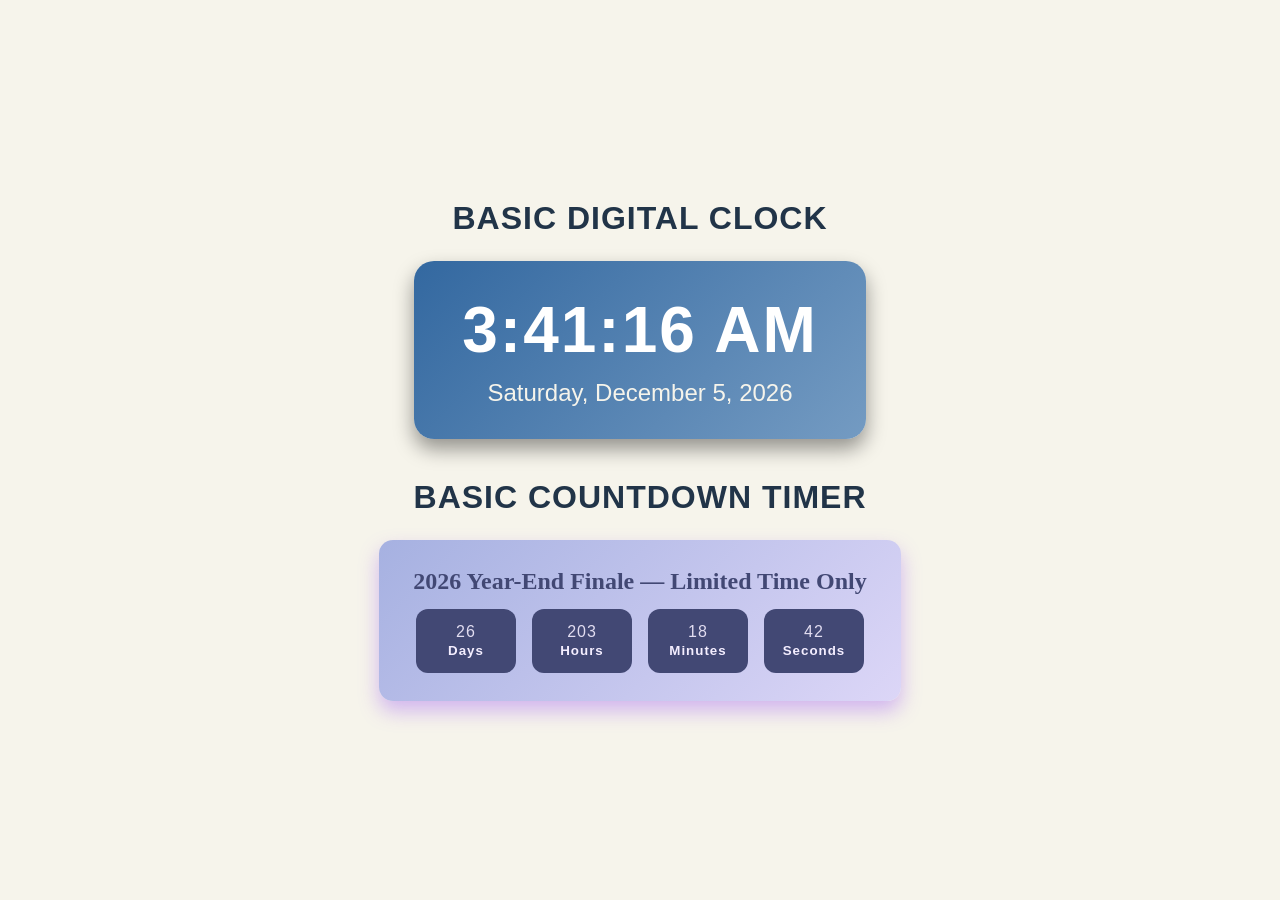
<file: basicdigitalclock/index.html>
<!DOCTYPE html>
<html lang="en">
  <head>
    <meta charset="UTF-8" />
    <meta name="viewport" content="width=device-width, initial-scale=1.0" />
    <link rel="icon" href="./assets/favicon.png" type="image/png" sizes="32x32" />
    <title>Basic Clocks</title>
    <link rel="stylesheet" href="./styles.css" />
    <script src="./script.js" defer></script>
  </head>
  <body>
    <!-- Basic Digital Clock -->
    <h2 class="title">Basic Digital Clock</h2>
    <div class="clock-container">
      <div id="time" class="time">00:00:00</div>
      <div id="date" class="date">Thursday, November 12, 2026</div>
    </div>
    <!-- Basic Countdown Timer -->
    <h2 class="title">Basic Countdown Timer</h2>
    <div class="timer">
      <h3>2026 Year-End Finale — Limited Time Only</h3>
      <div class="countdown">
        <div><span id="days">00</span><small>Days</small></div>
        <div><span id="hours">00</span><small>Hours</small></div>
        <div><span id="minutes">00</span><small>Minutes</small></div>
        <div><span id="seconds">00</span><small>Seconds</small></div>
      </div>
    </div>
  </body>
</html>
</file>
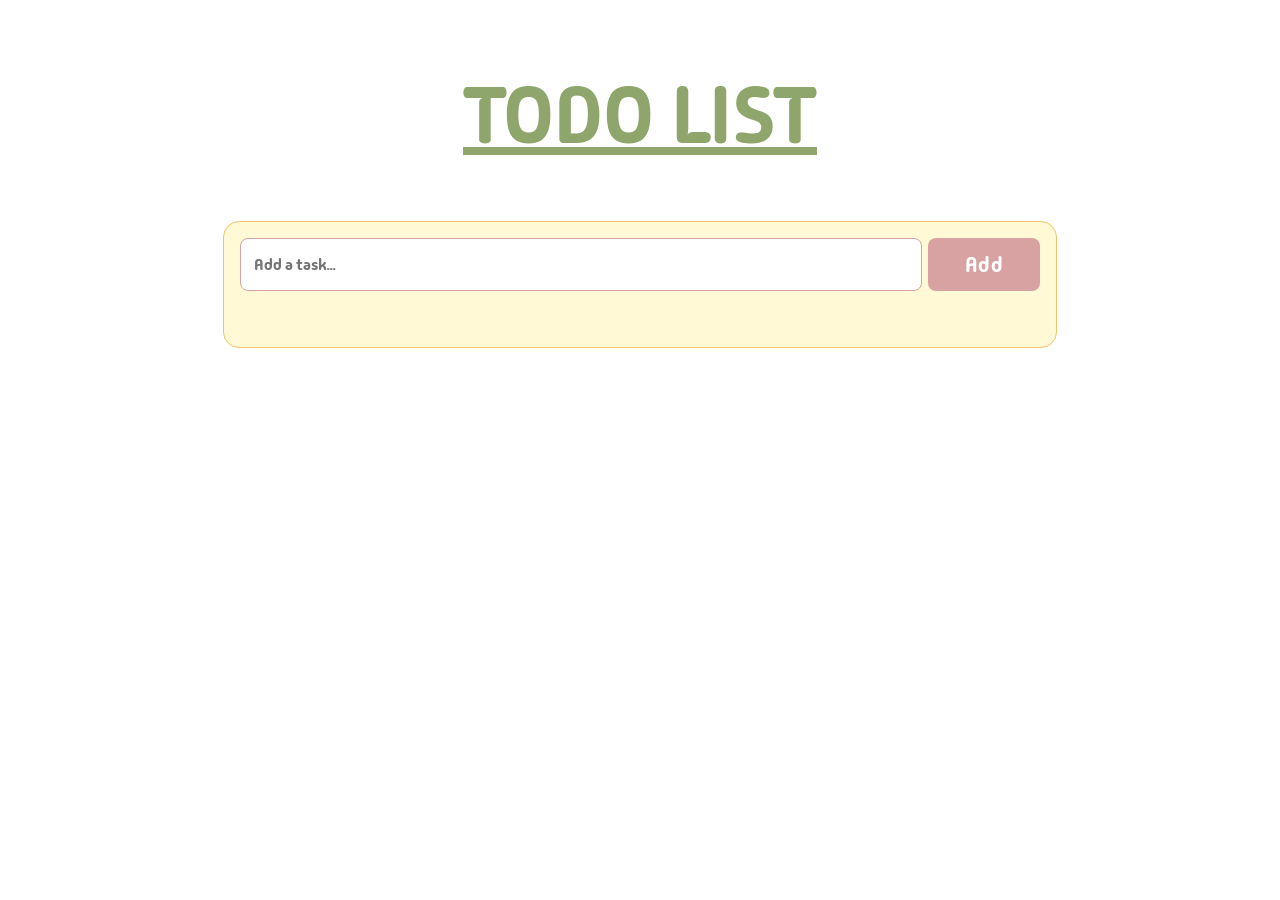
<file: basictodolist/basictodolist.html>
<!DOCTYPE html>
<html lang="en">
  <head>
    <meta charset="UTF-8">
    <meta name="viewport" content="width=device-width, initial-scale=1.0">
    <!-- External Font Styles -->
    <link rel="preconnect" href="https://fonts.googleapis.com">
    <link rel="preconnect" href="https://fonts.gstatic.com" crossorigin>
    <link href="https://fonts.googleapis.com/css2?family=Chilanka&family=Klee+One&family=Madimi+One&display=swap"
      rel="stylesheet">
    <title>Simple Todo Item App</title>
    <!-- Internal links -->
    <link rel="stylesheet" href="./styles.css">
    <script src="./scripts.js" defer></script>

  </head>
  <body>
    <h1>TODO LIST</h1>
    <div class="todo">
      <form id="todoForm">
        <input type="text" id="todoInput" placeholder="Add a task...">
        <button type="submit" id="addBtn">Add</button>
      </form>
      <ul id="todoList"></ul>
    </div>
  </body>
</html>
</file>
<file: basicdigitalclock/styles.css>
* {
  margin: 0;
  padding: 0;
  box-sizing: border-box;
}

body {
  background-color: #F6F4EB;
  font-family: 'Inter', sans-serif;
  display: flex;
  flex-direction: column;
  justify-content: center;
  align-items: center;
  min-height: 100vh;
}

.title {
  font-size: 32px;
  font-family: "Quicksand", sans-serif;
  font-weight: 700;
  text-transform: uppercase;
  letter-spacing: 1px;
  color: #213448;
  margin-bottom: 24px;
}

/* Basic Digital Clock */
.clock-container {
  background: linear-gradient(135deg, #3368A0, #749BC2);
  padding: 32px 48px;
  border-radius: 20px;
  text-align: center;
  box-shadow: 0 10px 20px rgba(0, 0, 0, 0.4);
  margin-bottom: 40px;
}

.time {
  font-size: 64px;
  color: #FFFFFF;
  font-weight: 700;
  letter-spacing: 2px;
}

.date {
  font-size: 24px;
  color: #F6F4EB;
  margin-top: 12px;
}

/* Basic Countdown Timer */
.timer {
  text-align: center;
  background: linear-gradient(135deg, #A6B1E1, #DCD6F7);
  color: #424874;
  padding: 28px 34px;
  border-radius: 14px;
  box-shadow: 0 10px 20px rgba(156, 88, 245, 0.4);
}

.timer h3 {
  font-family: "Playfair Display", serif;
  font-size: 24px;
  margin-bottom: 14px;
}

.countdown {
  display: flex;
  justify-content: center;
  gap: 16px;
  letter-spacing: 1px;
}

.countdown div {
  min-width: 100px;
  background: #424874;
  color: #F4EEFF;
  padding: 14px 0;
  border-radius: 12px;
  font-family: "Lato", sans-serif;
  font-weight: 700;
}

.countdown span {
  display: block;
  font-size: 16px;
  font-weight: 500;
  opacity: 0.9;
}
</file>
<file: basictodolist/styles.css>
html {
  font-size: 16px;
  background: #fff;
  font-family: "Klee One", cursive;
  font-weight: 400;
  font-style: normal;
  color: #4C4541;
}

body {
  display: flex;
  align-items: center;
  flex-direction: column;
  justify-content: center;
}

h1 {
  font-family: "Madimi One", sans-serif;
  font-weight: 400;
  font-style: normal;
  font-size: 5rem;
  text-decoration: underline;
  color: #8EA66B;
}

/* Todo Item Section */
.todo {
  display: flex;
  flex-direction: column;
  align-items: center;
  gap: 0.5rem;
  width: 50rem;
  background: #FFF9D6;
  padding: 1rem;
  border-radius: 1rem;
  border: 0.02rem solid #F2C46A;
}

#todoForm {
  display: flex;
  width: 100%;
}

#todoInput {
  flex: 1;
  padding: 0.8rem;
  border: 0.01rem solid #D8A2A2;
  border-radius: 0.5rem;
  width: 40rem;
  font-family: "Madimi One", sans-serif;
  font-weight: 400;
  font-style: normal;
  font-size: 1rem;
  margin-right: 0.4rem;
}

#addBtn {
  padding: 0.8rem 1rem;
  background: #D8A2A2;
  width: 7rem;
  color: #fff;
  border: none;
  border-radius: 0.5rem;
  cursor: pointer;
  font-family: "Madimi One", sans-serif;
  font-weight: 400;
  font-style: normal;
  font-size: 1.3rem;
  letter-spacing: 0.04rem;
}

#addBtn:hover {
  background: #ac6c6c;
}

#todoList {
  width: 50rem;
  padding-inline-start: 0;
}

#todoList li {
  display: flex;
  align-items: center;
  padding: 0.8rem;
  background: #D1EDD3;
  border-radius: 0.5rem;
  gap: 0.5rem;
  margin-bottom: 0.5rem;
}

#todoList li>span {
  flex: 1;
  white-space: pre-wrap;
}

.taskCheckbox {
  width: 1.2rem;
  height: 1.2rem;
  cursor: pointer;
}

.done {
  text-decoration: line-through;
  color: #ACC5A6;
}

#todoList img {
  width: 1.5rem;
  height: 1.5rem;
}

.check {
  width: 2.5rem;
  height: 2.5rem;
  text-align: center;
  background: #2A7C13;
  margin: 0.4rem;
  border-radius: 0.5rem;
  border: none;
  cursor: pointer;
}

.delete {
  width: 2.5rem;
  height: 2.5rem;
  text-align: center;
  background: #8B2626;
  margin: 0.4rem;
  border-radius: 0.5rem;
  border: none;
  cursor: pointer;
}

.check:hover {
  background: #5ba447;
}

.delete:hover {
  background: #b66262;
}
</file>
